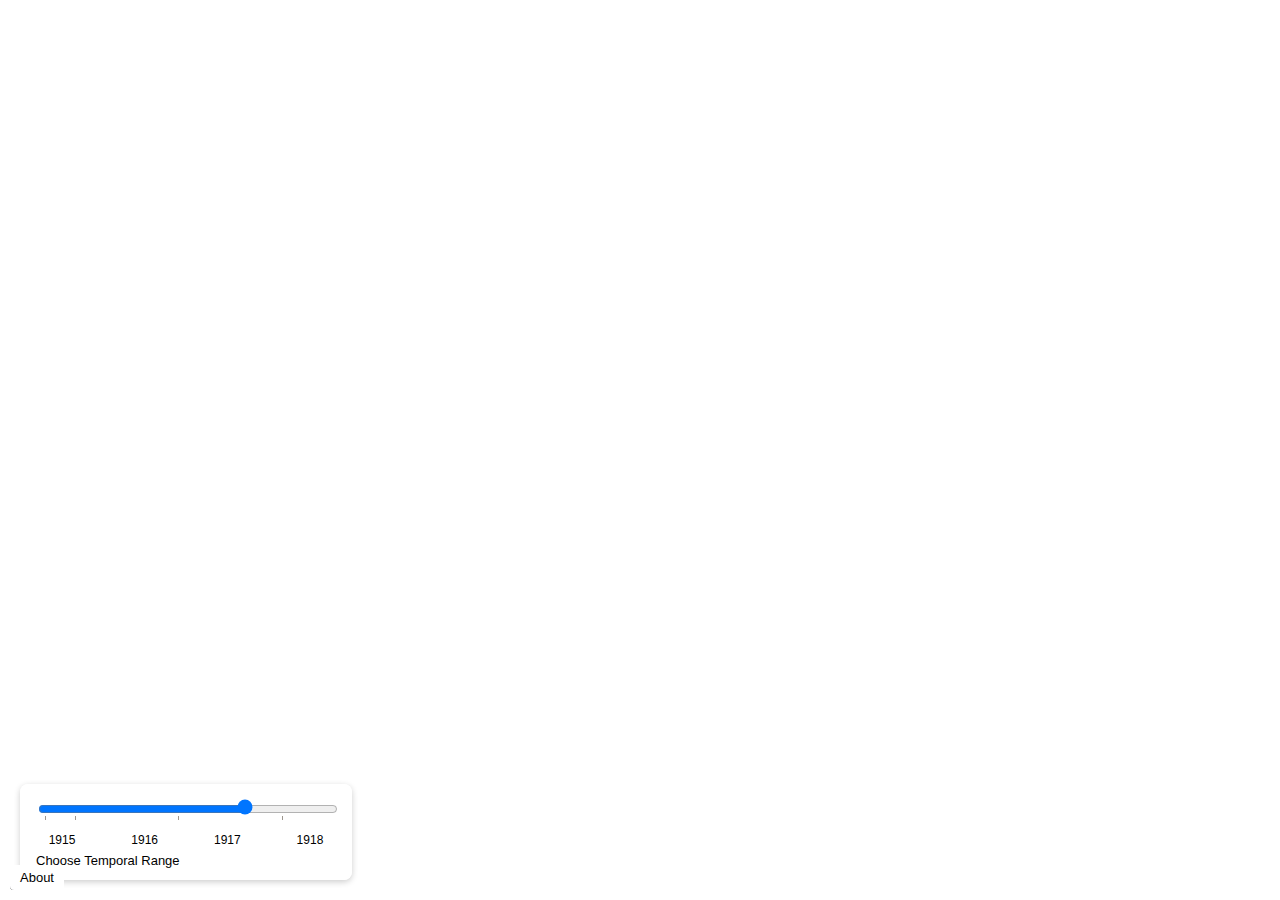
<file: index.html>
<!doctype html>
<html lang="en">
    <head>
        <meta charset="utf-8">
        <meta http-equiv="X-UA-Compatible" content="IE=edge">
        <meta name="viewport" content="initial-scale=1,user-scalable=no,maximum-scale=1,width=device-width">
        <meta name="mobile-web-app-capable" content="yes">
        <meta name="apple-mobile-web-app-capable" content="yes">
	<link rel="stylesheet" href="./resources/styles.css">
        <link rel="stylesheet" href="./resources/ol.css">
        <link rel="stylesheet" href="resources/fontawesome-all.min.css">
        <link rel="stylesheet" href="./resources/ol-layerswitcher.css">
        <link rel="stylesheet" href="./resources/qgis2web.css">
        <style>
        html, body {
            background-color: #ffffff;
        }
        .ol-control > * {
            background-color: #f8f8f8!important;
            color: #444444!important;
            border-radius: 0px;
        }
        .ol-attribution a, .gcd-gl-input::placeholder, .search-layer-input-search::placeholder {
            color: #444444!important;
        }
        .search-layer-input-search {
            background-color: #f8f8f8!important;
        }
        .ol-control > *:focus, .ol-control >*:hover {
            background-color: rgba(248, 248, 248, 0.7)!important;
        } 
        .ol-control {
            background-color: rgba(255,255,255,.4) !important;
            padding: 2px !important;
        } 
        </style>

        <style>
        html, body, #map {
            width: 100%;
            height: 100%;
            padding: 0;
            margin: 0;
        }
        </style>
	<style>
	#aboutButton {
   		position: absolute;
    		top: 10px;
    		right: 10px;
    		background-color: rgba(255, 255, 255, 0.9);
    		padding: 8px 12px;
    		border-radius: 4px;
   		 text-decoration: none;
    		color: #333;
    		font-weight: bold;
    		box-shadow: 0 2px 6px rgba(0, 0, 0, 0.2);
    		z-index: 1001;
    		transition: background 0.3s ease;
	}
	#aboutButton:hover {
   	 	background-color: #e0e0e0;
	}
	</style>
        <title></title>
    </head>
    <body>
        <div style="position: absolute; bottom: 20px; left: 20px; z-index: 1000; background: rgba(255,255,255,0.9); padding: 12px 16px; border-radius: 8px; box-shadow: 0 2px 6px rgba(0, 0, 0, 0.2); width: 300px;">
            <input type="range" id="dateSlider" min="0" max="1000" value="700" step="1" list="tickmarks" style="width: 100%;">
	    <datalist id="tickmarks">
             	<option value="0" label="1915"></option>
        	<option value="104" label="1916"></option>
		<option value="470" label="1917"></option>
		<option value="835" label="1918"></option>
    	    </datalist>
            <p id="sliderDate" style="margin: 5px 0 0;">Choose Temporal Range</p>
        </div>
	<div id="aboutModal" style="display:none; position: fixed; top: 80%; left: 50%; transform: translateX(-50%);
   	 	 background: white; padding: 20px; border: 1px solid #ccc; border-radius: 8px; z-index: 2000;">
    		<h2>About This Map</h2>
    		<p>This interactive map shows the journey of XYZ between 1915 and 1916.</p>
    		<button onclick="document.getElementById('aboutModal').style.display='none'">Close</button>
	</div>


        <div id="map">
            <div id="popup" class="ol-popup">
                <a href="#" id="popup-closer" class="ol-popup-closer"></a>
                <div id="popup-content"></div>
            </div>
        </div>
        <script src="resources/qgis2web_expressions.js"></script>
        <script src="./resources/functions.js"></script>
        <script src="./resources/ol.js"></script>
        <script src="./resources/ol-layerswitcher.js"></script>
        <script src="layers/Paths_1.js"></script><script src="layers/Destinations_2.js"></script>
        <script src="styles/Paths_1_style.js"></script><script src="styles/Destinations_2_style.js"></script>
        <script src="./layers/layers.js" type="text/javascript"></script> 
        <script src="./resources/Autolinker.min.js"></script>
        <script src="./resources/qgis2web.js"></script>
	<button id="aboutBtn" style="position: absolute; bottom: 10px; left: 10px; z-index: 1001;">
 	   About
	</button>

		<script>
    		document.getElementById('aboutBtn').addEventListener('click', () => {
       		 document.getElementById('aboutModal').style.display = 'block';
   		 });
		</script>
	<a href="about.html" target="_blank" style="position: absolute; bottom: 10px; left: 10px; z-index: 1001; background: white; 			padding: 5px 10px; border-radius: 4px; text-decoration: none; color: black;">
   		 About
	</a>
    </body>
</html>
</file>
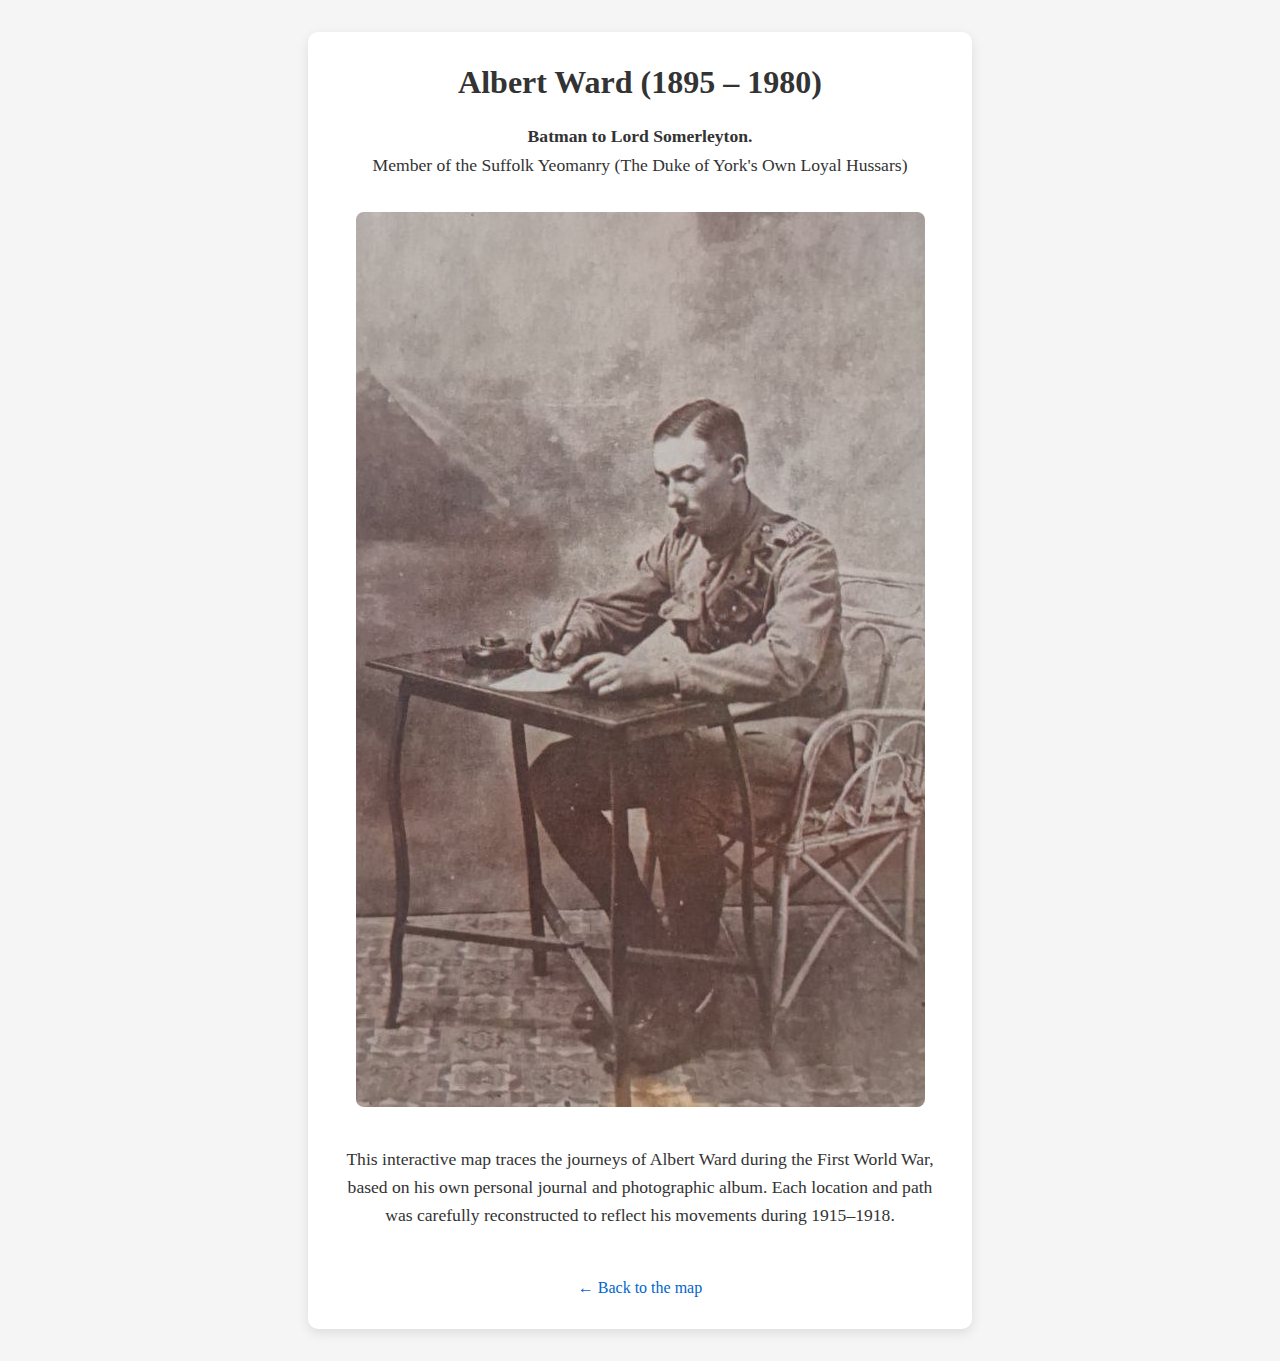
<file: about.html>
<!DOCTYPE html>
<html lang="en">
<head>
    <meta charset="UTF-8">
    <title>About - Albert Ward</title>
    <style>
        body {
            font-family: Georgia, serif;
            margin: 0;
            padding: 2rem;
            background: #f5f5f5;
            color: #333;
            display: flex;
            flex-direction: column;
            align-items: center;
        }

        .container {
            max-width: 600px;
            background: white;
            padding: 2rem;
            border-radius: 10px;
            box-shadow: 0 4px 12px rgba(0,0,0,0.1);
            text-align: center;
        }

        h1 {
            margin-top: 0;
        }

        img {
            max-width: 100%;
            border-radius: 8px;
            margin: 1rem 0;
        }

        p {
            font-size: 1.1rem;
            line-height: 1.6;
        }

        .back-link {
            margin-top: 2rem;
            display: inline-block;
            color: #0066cc;
            text-decoration: none;
        }
    </style>
</head>
<body>
    <div class="container">
        <h1>Albert Ward (1895 – 1980)</h1>
        <p><strong>Batman to Lord Somerleyton.</strong><br>
        Member of the Suffolk Yeomanry (The Duke of York's Own Loyal Hussars)</p>

        <img src="images/albert-ward.jpg" alt="Albert Ward portrait">

        <p>This interactive map traces the journeys of Albert Ward during the First World War,
        based on his own personal journal and photographic album. Each location and path was carefully
        reconstructed to reflect his movements during 1915–1918.</p>

        <a href="index.html" class="back-link">← Back to the map</a>
    </div>
</body>
</html>
</file>
<file: resources/styles.css>
<head>
    <style>
        /* Adjust the position of the labels */
        input[type="range"] {
            position: relative;
            width: 100%;
        }

        input[type="range"]::-webkit-slider-runnable-track {
            height: 8px;
        }

        input[type="range"]::-webkit-slider-thumb {
            height: 20px;
            width: 20px;
            background: #007bff;
            border-radius: 50%;
            border: 2px solid #007bff;
            cursor: pointer;
            margin-top: -6px;
        }

        input[type="range"]:focus {
            outline: none;
        }

        /* Display labels below the slider */
        datalist {
            display: flex;
            justify-content: space-between;
            margin-top: 10px;
        }

        /* Ensure the labels for the tickmarks are properly spaced */
        datalist option {
            display: block;
            text-align: center;
            font-size: 12px;
            width: 16%;
        }
    </style>
</head>
</file>
<file: resources/ol.css>
.ol-box{box-sizing:border-box;border-radius:2px;border:2px solid #00f}.ol-mouse-position{top:8px;right:8px;position:absolute}.ol-scale-line{background:rgba(0,60,136,.3);border-radius:4px;bottom:8px;left:8px;padding:2px;position:absolute}.ol-scale-line-inner{border:1px solid #eee;border-top:none;color:#eee;font-size:10px;text-align:center;margin:1px;will-change:contents,width;transition:all .25s}.ol-scale-bar{position:absolute;bottom:8px;left:8px}.ol-scale-step-marker{width:1px;height:15px;background-color:#000;float:right;z-Index:10}.ol-scale-step-text{position:absolute;bottom:-5px;font-size:12px;z-Index:11;color:#000;text-shadow:-2px 0 #fff,0 2px #fff,2px 0 #fff,0 -2px #fff}.ol-scale-text{position:absolute;font-size:14px;text-align:center;bottom:25px;color:#000;text-shadow:-2px 0 #fff,0 2px #fff,2px 0 #fff,0 -2px #fff}.ol-scale-singlebar{position:relative;height:10px;z-Index:9;box-sizing:border-box;border:1px solid #000}.ol-unsupported{display:none}.ol-unselectable,.ol-viewport{-webkit-touch-callout:none;-webkit-user-select:none;-moz-user-select:none;-ms-user-select:none;user-select:none;-webkit-tap-highlight-color:transparent}.ol-selectable{-webkit-touch-callout:default;-webkit-user-select:text;-moz-user-select:text;-ms-user-select:text;user-select:text}.ol-grabbing{cursor:-webkit-grabbing;cursor:-moz-grabbing;cursor:grabbing}.ol-grab{cursor:move;cursor:-webkit-grab;cursor:-moz-grab;cursor:grab}.ol-control{position:absolute;background-color:rgba(255,255,255,.4);border-radius:4px;padding:2px}.ol-control:hover{background-color:rgba(255,255,255,.6)}.ol-zoom{top:.5em;left:.5em}.ol-rotate{top:.5em;right:.5em;transition:opacity .25s linear,visibility 0s linear}.ol-rotate.ol-hidden{opacity:0;visibility:hidden;transition:opacity .25s linear,visibility 0s linear .25s}.ol-zoom-extent{top:4.643em;left:.5em}.ol-full-screen{right:.5em;top:.5em}.ol-control button{display:block;margin:1px;padding:0;color:#fff;font-size:1.14em;font-weight:700;text-decoration:none;text-align:center;height:1.375em;width:1.375em;line-height:.4em;background-color:rgba(0,60,136,.5);border:none;border-radius:2px}.ol-control button::-moz-focus-inner{border:none;padding:0}.ol-zoom-extent button{line-height:1.4em}.ol-compass{display:block;font-weight:400;font-size:1.2em;will-change:transform}.ol-touch .ol-control button{font-size:1.5em}.ol-touch .ol-zoom-extent{top:5.5em}.ol-control button:focus,.ol-control button:hover{text-decoration:none;background-color:rgba(0,60,136,.7)}.ol-zoom .ol-zoom-in{border-radius:2px 2px 0 0}.ol-zoom .ol-zoom-out{border-radius:0 0 2px 2px}.ol-attribution{text-align:right;bottom:.5em;right:.5em;max-width:calc(100% - 1.3em)}.ol-attribution ul{margin:0;padding:0 .5em;color:#000;text-shadow:0 0 2px #fff}.ol-attribution li{display:inline;list-style:none}.ol-attribution li:not(:last-child):after{content:" "}.ol-attribution img{max-height:2em;max-width:inherit;vertical-align:middle}.ol-attribution button,.ol-attribution ul{display:inline-block}.ol-attribution.ol-collapsed ul{display:none}.ol-attribution:not(.ol-collapsed){background:rgba(255,255,255,.8)}.ol-attribution.ol-uncollapsible{bottom:0;right:0;border-radius:4px 0 0}.ol-attribution.ol-uncollapsible img{margin-top:-.2em;max-height:1.6em}.ol-attribution.ol-uncollapsible button{display:none}.ol-zoomslider{top:4.5em;left:.5em;height:200px}.ol-zoomslider button{position:relative;height:10px}.ol-touch .ol-zoomslider{top:5.5em}.ol-overviewmap{left:.5em;bottom:.5em}.ol-overviewmap.ol-uncollapsible{bottom:0;left:0;border-radius:0 4px 0 0}.ol-overviewmap .ol-overviewmap-map,.ol-overviewmap button{display:inline-block}.ol-overviewmap .ol-overviewmap-map{border:1px solid #7b98bc;height:150px;margin:2px;width:150px}.ol-overviewmap:not(.ol-collapsed) button{bottom:1px;left:2px;position:absolute}.ol-overviewmap.ol-collapsed .ol-overviewmap-map,.ol-overviewmap.ol-uncollapsible button{display:none}.ol-overviewmap:not(.ol-collapsed){background:rgba(255,255,255,.8)}.ol-overviewmap-box{border:2px dotted rgba(0,60,136,.7)}.ol-overviewmap .ol-overviewmap-box:hover{cursor:move}
/*# sourceMappingURL=ol.css.map */
</file>
<file: resources/ol-layerswitcher.css>
.layer-switcher {
  position: absolute;
  top: 3.5em;
  right: 0.5em;
  text-align: left;
}

.layer-switcher .panel {
  margin: 0;
  border: 4px solid #eee;
  border-radius: 4px;
  background-color: white;
  display: none;
  max-height: inherit;
  height: 100%;
  box-sizing: border-box;
  overflow-y: auto;
}

.layer-switcher button {
  float: right;
  z-index: 1;
  width: 38px;
  height: 38px;
  background-image: url('[data-uri]')
    /*logo.png*/;
  background-repeat: no-repeat;
  background-position: 2px;
  background-color: white;
  color: black;
  border: none;
}

.layer-switcher button:focus,
.layer-switcher button:hover {
  background-color: white;
}

.layer-switcher.shown {
  overflow-y: hidden;
  display: flex;
  flex-direction: column;
  max-height: calc(100% - 5.5em);
}

.layer-switcher.shown.ol-control {
  background-color: transparent;
}

.layer-switcher.shown.ol-control:hover {
  background-color: transparent;
}
.layer-switcher.shown .panel {
  display: block;
}

.layer-switcher.shown button {
  display: none;
}

.layer-switcher.shown.layer-switcher-activation-mode-click > button {
  display: block;
  background-image: unset;
  right: 2px;
  position: absolute;
  background-color: #eee;
  margin: 1px;
}

.layer-switcher.shown button:focus,
.layer-switcher.shown button:hover {
  background-color: #fafafa;
}

.layer-switcher ul {
  list-style: none;
  margin: 1.6em 0.4em;
  padding-left: 0;
}
.layer-switcher ul ul {
  padding-left: 1.2em;
  margin: 0.1em 0 0 0;
}
.layer-switcher li.group + li.group {
  margin-top: 0.4em;
}
.layer-switcher li.group + li.layer-switcher-base-group {
}

.layer-switcher li.group > label {
  font-weight: bold;
}

.layer-switcher.layer-switcher-group-select-style-none li.group > label {
  padding-left: 1.2em;
}

.layer-switcher li {
  position: relative;
  margin-top: 0.3em;
}

.layer-switcher li input {
  position: absolute;
  left: 1.2em;
  height: 1em;
  width: 1em;
  font-size: 1em;
}
.layer-switcher li label {
  padding-left: 2.7em;
  padding-right: 1.2em;
  display: inline-block;
  margin-top: 1px;
}

.layer-switcher label.disabled {
  opacity: 0.4;
}

.layer-switcher input {
  margin: 0px;
}

.layer-switcher.touch ::-webkit-scrollbar {
  width: 4px;
}

.layer-switcher.touch ::-webkit-scrollbar-track {
  -webkit-box-shadow: inset 0 0 6px rgba(0, 0, 0, 0.3);
  border-radius: 10px;
}

.layer-switcher.touch ::-webkit-scrollbar-thumb {
  border-radius: 10px;
  -webkit-box-shadow: inset 0 0 6px rgba(0, 0, 0, 0.5);
}

li.layer-switcher-base-group > label {
  padding-left: 1.2em;
}

.layer-switcher .group button {
  position: absolute;
  left: 0;
  display: inline-block;
  vertical-align: top;
  float: none;
  font-size: 1em;
  width: 1em;
  height: 1em;
  margin: 0;
  background-position: center 2px;
  background-image: url('[data-uri]');
  -webkit-transition: -webkit-transform 0.2s ease-in-out;
  -ms-transition: -ms-transform 0.2s ease-in-out;
  transition: transform 0.2s ease-in-out;
}

.layer-switcher .group.layer-switcher-close button {
  transform: rotate(-90deg);
  -webkit-transform: rotate(-90deg);
}

.layer-switcher .group.layer-switcher-fold.layer-switcher-close > ul {
  overflow: hidden;
  height: 0;
}

/*layerswitcher on the right*/
.layer-switcher.shown.layer-switcher-activation-mode-click {
  padding-left: 34px;
}
.layer-switcher.shown.layer-switcher-activation-mode-click > button {
  left: 0;
  border-right: 0;
}

/*layerswitcher on the left*/
/*
.layer-switcher.shown.layer-switcher-activation-mode-click {
  padding-right: 34px;
}
.layer-switcher.shown.layer-switcher-activation-mode-click > button {
  right: 0;
  border-left: 0;
}
*/
</file>
<file: resources/qgis2web.css>
html, body {
    height: 100%;
    padding: 0;
    margin: 0;
    font-family: sans-serif;
    font-size: small;
}


#map {
    width: 100%;
    height: 100%;
}

.ol-control {
	clear: both;
	box-shadow: 0 3px 14px rgba(0, 0, 0, 0.4);
}

.ol-selectable {
	z-index: 3;
}

.ol-popup {
    display: none;
    position: absolute;
    background-color: white;
    padding: 15px;
	border-radius: 10px;
    bottom: 10px;
    left: 50%;
    transform: translateX(-50%);
	box-shadow: 0 3px 14px rgba(0,0,0,0.4);
}

.ol-popup:after, .ol-popup:before {
    top: 100%;
    border: solid transparent;
    content: " ";
    position: absolute;
}

.ol-popup:after {
    border-top-color: white;
    border-width: 10px;
    left: 50%;
    margin-left: -10px;
}

.ol-popup:before {
    border-top-color: #cccccc;
    border-width: 11px;
    left: 50%;
    margin-left: -11px;
}

.ol-popup-closer {
	text-decoration: none;
    position: absolute;
    top: 4px;
    right: 4px;
    text-align: center;
    width: 19px;
    color: #999;
    font-family: cursive;
    font-weight: bold;
}

.ol-popup-closer:after {
    content: "X";
}

#popup-content {
	font-size: 12px;
    line-height: 1.2;
    margin-top: 5px;
	max-height: 70vh;
	max-width: 70vw;
	overflow: auto;
}

#popup-content ul {
    list-style-type: none;
    padding-left: 0;
	margin: unset;
}

#popup-content li {
    margin-bottom:0.25em;
}

#popup-content>ul>li>a {
    position: relative;
    display: block;
    padding: 2px;
    border-bottom: 1px solid #666;
    font-size: 12.5px;
}

#popup-content>table {
    font-size: 11.4px;
}

.lds-roller-img{
    background-image: url("[data-uri]");
	background-size: contain;
}

th, td {
    vertical-align: top;
    text-align: left;
	color: #333;
}

th {
	min-width: 100px;
}
td {
	min-width: 100px;
}

td img {
	max-height: 60vh!important;
	max-width: 60vw!important;
}

td video {
	max-height: 60vh!important;
	max-width: 60vw!important;
}

.ol-overlaycontainer-stopevent #top-right-container .layer-switcher:hover ~ .ol-overlaycontainer-stopevent .ol-overlay-container .ol-popup {
    display: none!important;
}


#top-left-container {
    position: absolute;
    left: 0;
    top: 0;
}
#bottom-left-container {
    position: absolute;
    left: 0;
    bottom: 0;
}
#top-right-container {
    position: absolute;
    right: 0;
    top: 0;
    display: contents;
}
#bottom-right-container {
    position: absolute;
    right: 0;
    bottom: 0;
}

.top-left-title, .top-left-abstract  {
    position: relative;
    float: left;
    margin-top: 8px;
    margin-left: 8px;
}
.bottom-left-title, .bottom-left-abstract  {
    position: relative;
    float: left;
    margin-bottom: 8px;
    margin-left: 8px;
}
.top-right-title, .top-right-abstract  {
    position: relative;
    float: right;
    margin-top: 8px;
    margin-right: 8px;
}
.bottom-right-title, .bottom-right-abstract  {
    position: relative;
    float: right;
    margin-bottom: 8px;
    margin-right: 8px;
}


.project-title  {
    margin: 1px;
    padding: 5px;
}

#abstract {
    max-width: 30%;
}
.ol-touch #abstract {
    max-width: 50%;
}

.project-abstract {
    font: bold 18px 'Lucida Console', Monaco, monospace;
    width: 20px;
    height: 20px;
    display: block;
    text-align: center;
    cursor: pointer;
    padding: 3px;
    
}

.project-abstract-uncollapsed {
    width: auto;
    height: auto;
    display: block;
    padding: 3px;
    cursor: default;
    margin: 1px;
}


.ol-zoom {
	position: relative;
    float: left;
    top: unset;
    left: unset;
    margin-top: 8px;
    margin-left: 8px;
}


/* measurement */
.measure-control {
	position: relative;
    float: left;
    top: unset !important;
    left: unset !important;
    margin-top: 8px;
    margin-left: 8px;
	display: flex;
}

.tooltip {
    position: relative;
    background: rgba(0, 0, 0, 0.5);
    border-radius: 4px;
    color: white;
    padding: 4px 8px;
    opacity: 0.7;
    white-space: nowrap;
  }
  .tooltip-measure {
    opacity: 1;
    font-weight: bold;
  }
  .tooltip-static {
    background-color: #ffcc33;
    color: black;
    border: 1px solid white;
  }
  .tooltip-measure:before,
  .tooltip-static:before {
    border-top: 6px solid rgba(0, 0, 0, 0.5);
    border-right: 6px solid transparent;
    border-left: 6px solid transparent;
    content: "";
    position: absolute;
    bottom: -6px;
    margin-left: -7px;
    left: 50%;
  }
  .tooltip-static:before {
    border-top-color: #ffcc33;
  }
  .ol-touch .measure-control {
    top: 130px;
  }
  .measure-control label {
    padding: 1px;
    padding-right: 4px;
  }


 .geolocate {
 position: relative !important;
 float: left;
 top: unset !important;
 left: unset !important;
 margin-top: 8px;
 margin-left: 8px;
}


.ol-geocoder.gcd-gl-container {
    position: relative !important;
    float: left !important;
    top: unset;
    left: unset;
	margin-top: 8px;
    margin-left: 8px;
    clear: both;
}
.gcd-gl-control {
	position: relative !important;
}
.gcd-gl-control button:after{
	display: none;
}

.search-layer {
	position: relative !important;
    float: left;
    top: unset !important;
    left: unset !important;
    margin-top: 8px;
    margin-left: 8px;
}

.search-layer-input-search{
    left: 26px;
    width: 144px;
    top: 3px;
    padding: 3px;
}

.search-layer-input-search:after{
    left: 27px;
    width: 139px;
    top: 0px;
    padding: 4px;
    border: 3px solid rgba(255,255,255,.4) !important;
}

.ol-scale-line {
    background: none !important;
    position: relative;
    float: left;
    bottom: unset;
    left: unset;
    margin-bottom: 8px;
    margin-left: 8px;
}
.ol-scale-line-inner {
    border: 2px solid ;
    border-top: none ;
    background: rgba(255, 255, 255, 0.5);
    color: black;
	margin: unset;
}

.layer-switcher {
    position: relative;
    float: right;
    top: unset;
    right: 0;
    bottom: unset!important;
    margin-top: 8px;
    margin-right: 8px;
	padding: 3px;
	background-color: rgba(255,255,255,.4)!important;
}

.layer-switcher:hover{
	background-color: rgba(255, 255, 255, .6)!important;
}

.layer-switcher .panel {
	border: unset;
	border-radius: unset;
    float: right;
    width: fit-content;
	margin: 1px;
	max-height: calc(100vh - 200px);
    box-sizing: unset;
}

.layer-switcher.shown{
    align-items: flex-end;
}

.layer-switcher.shown.layer-switcher-activation-mode-click > button {
    position: relative;
	border-radius: 5px;
	font-size: x-large;
	font-family: serif;
    z-index: 2;
}

.layer-switcher img {
    max-width: 22px;
    max-height: 22px;
}


.ol-attribution {
	display: none;
}
.bottom-attribution {
	float: right;
	position: relative;
	display: flex;
	}
.bottom-attribution button {
	display: none;
	}
.bottom-attribution ul {
	padding: unset;
	margin: unset;
	display: flex;
	list-style: none;
	} 	
.bottom-attribution > li {
	padding-left: 8px !important;
	list-style: none;	
	}
</file>
